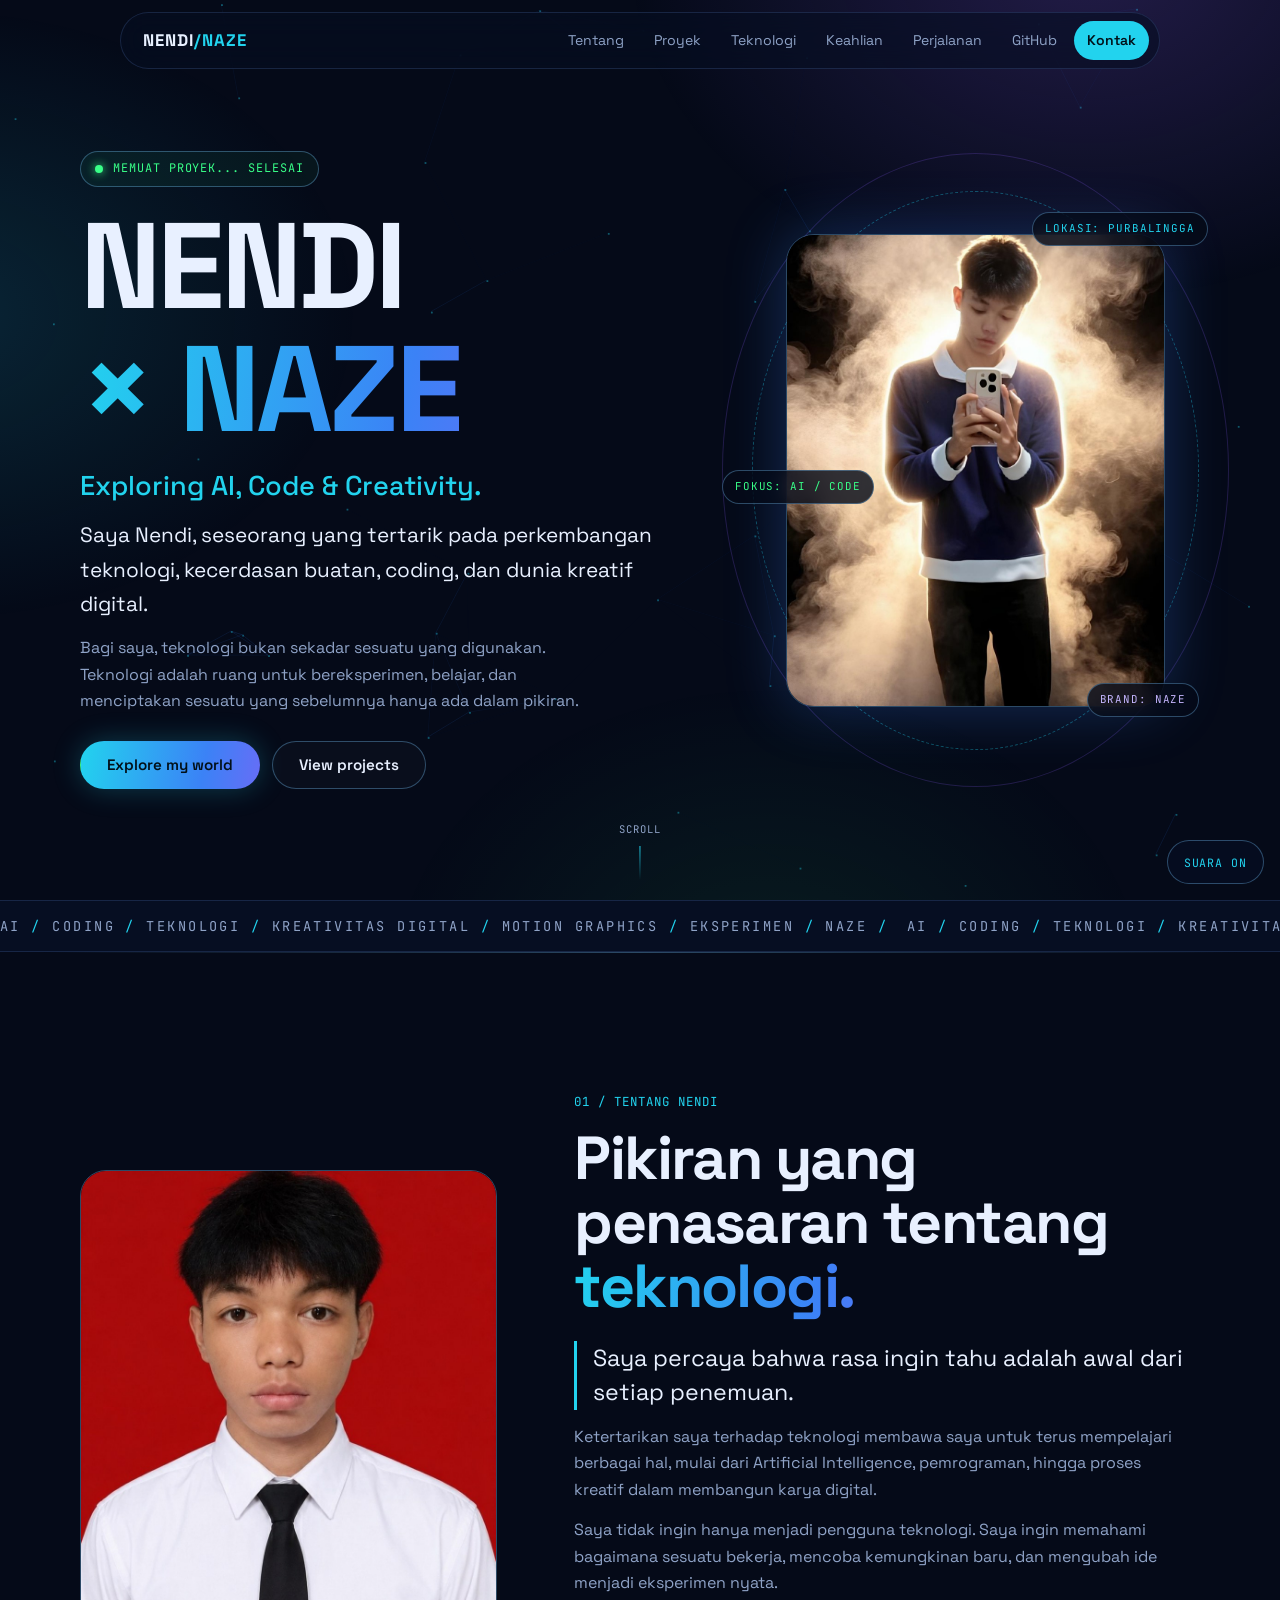
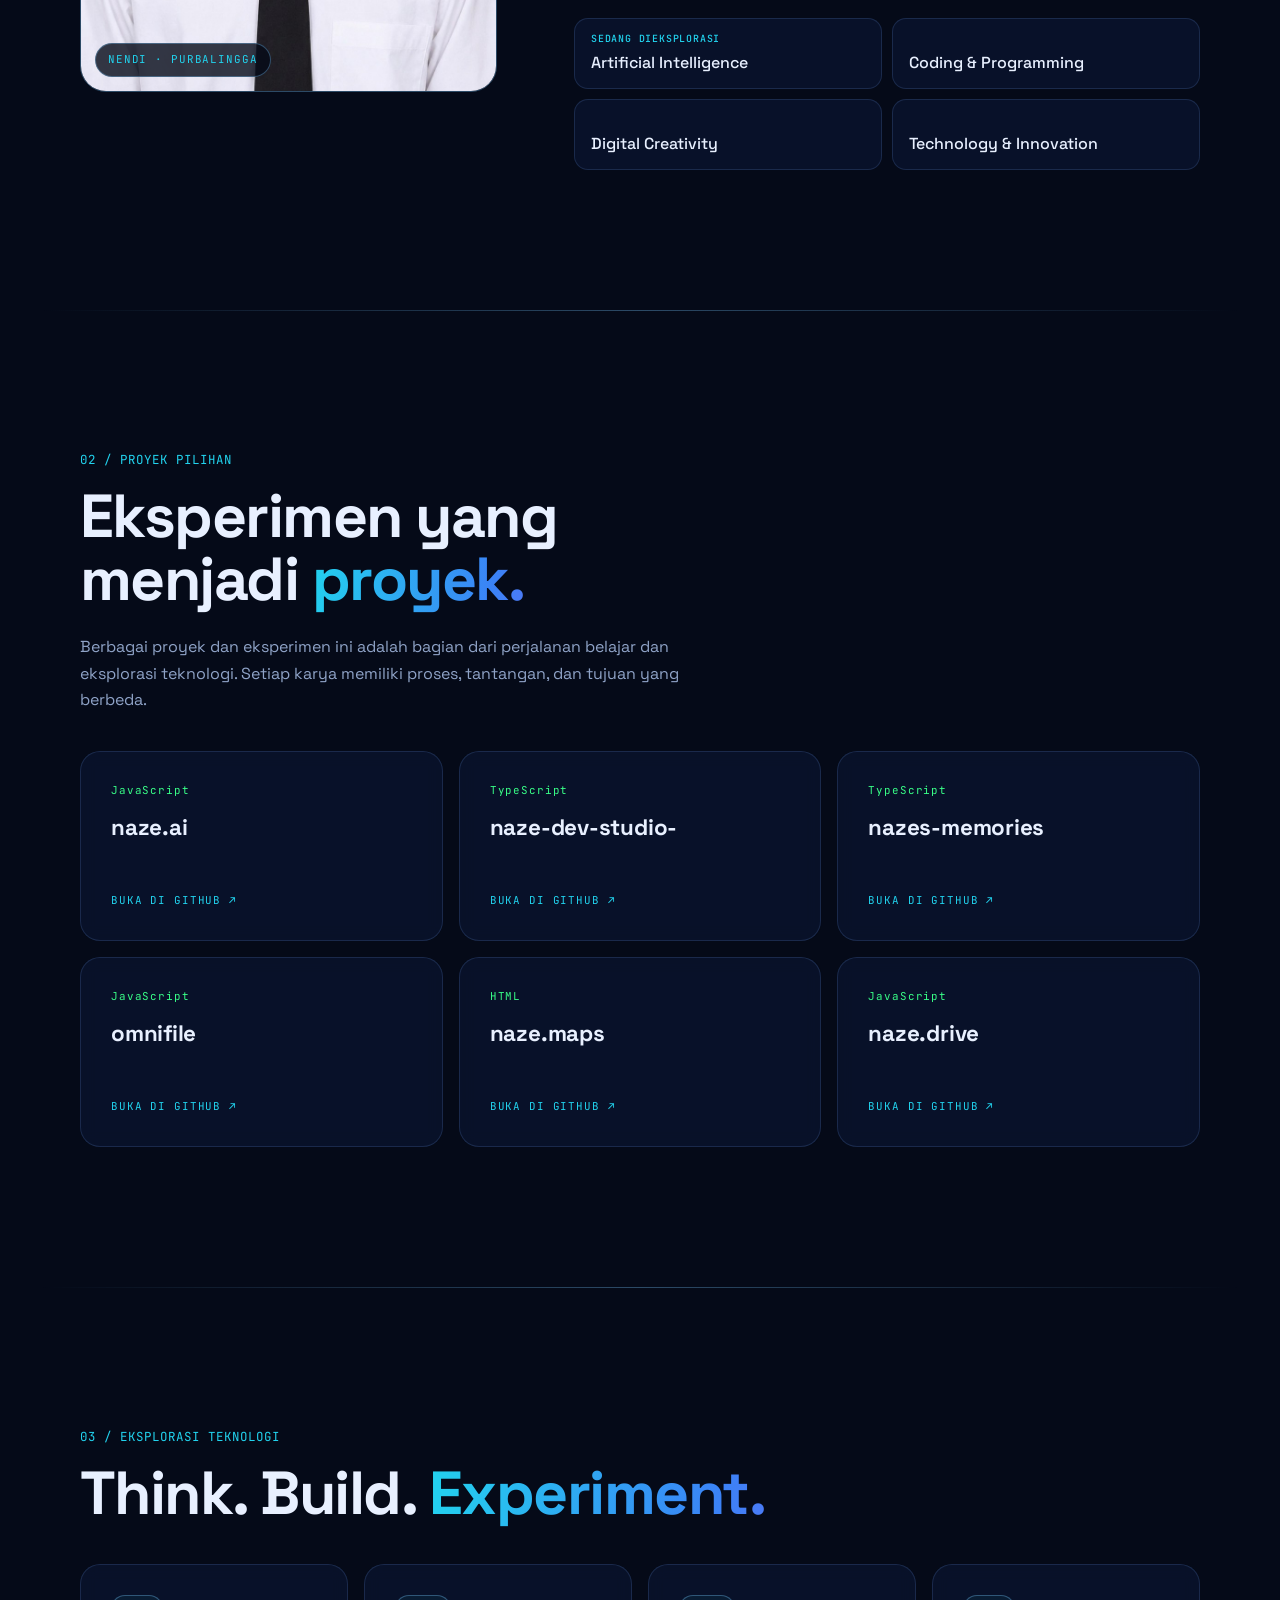
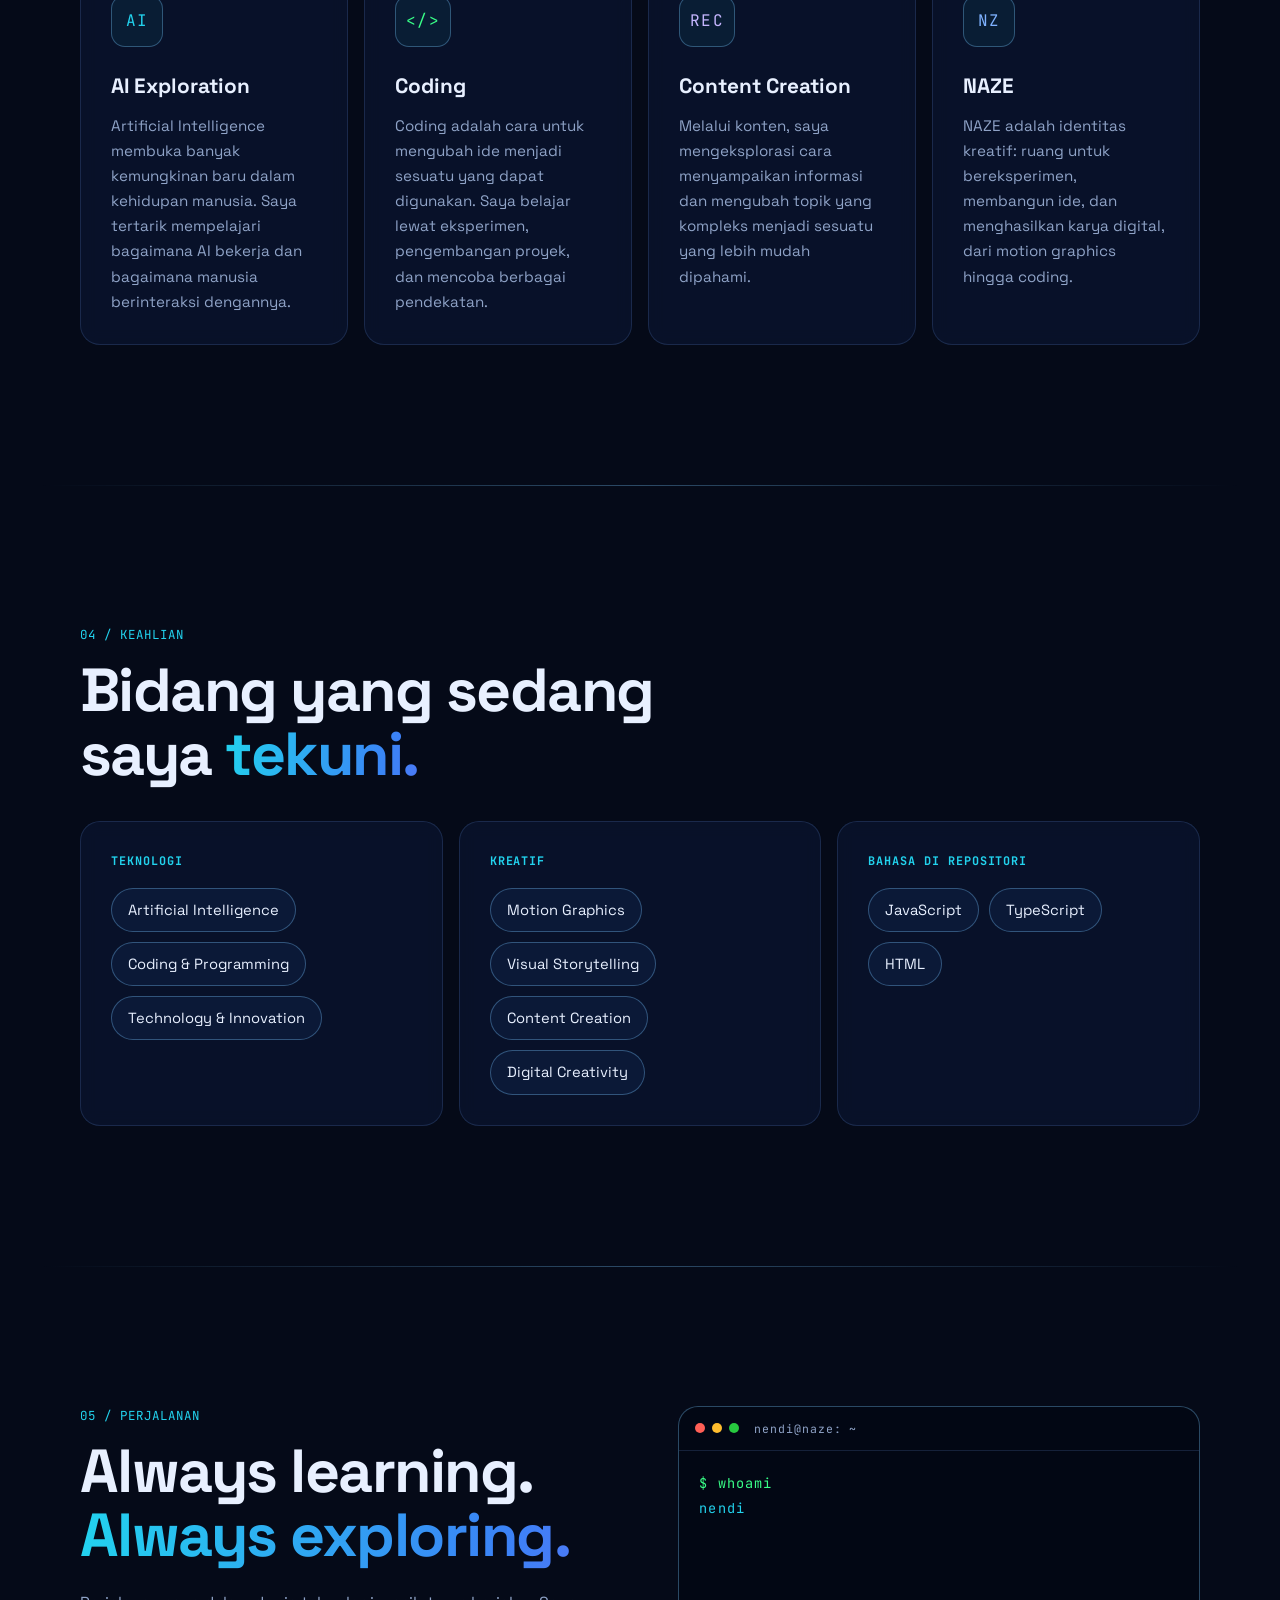
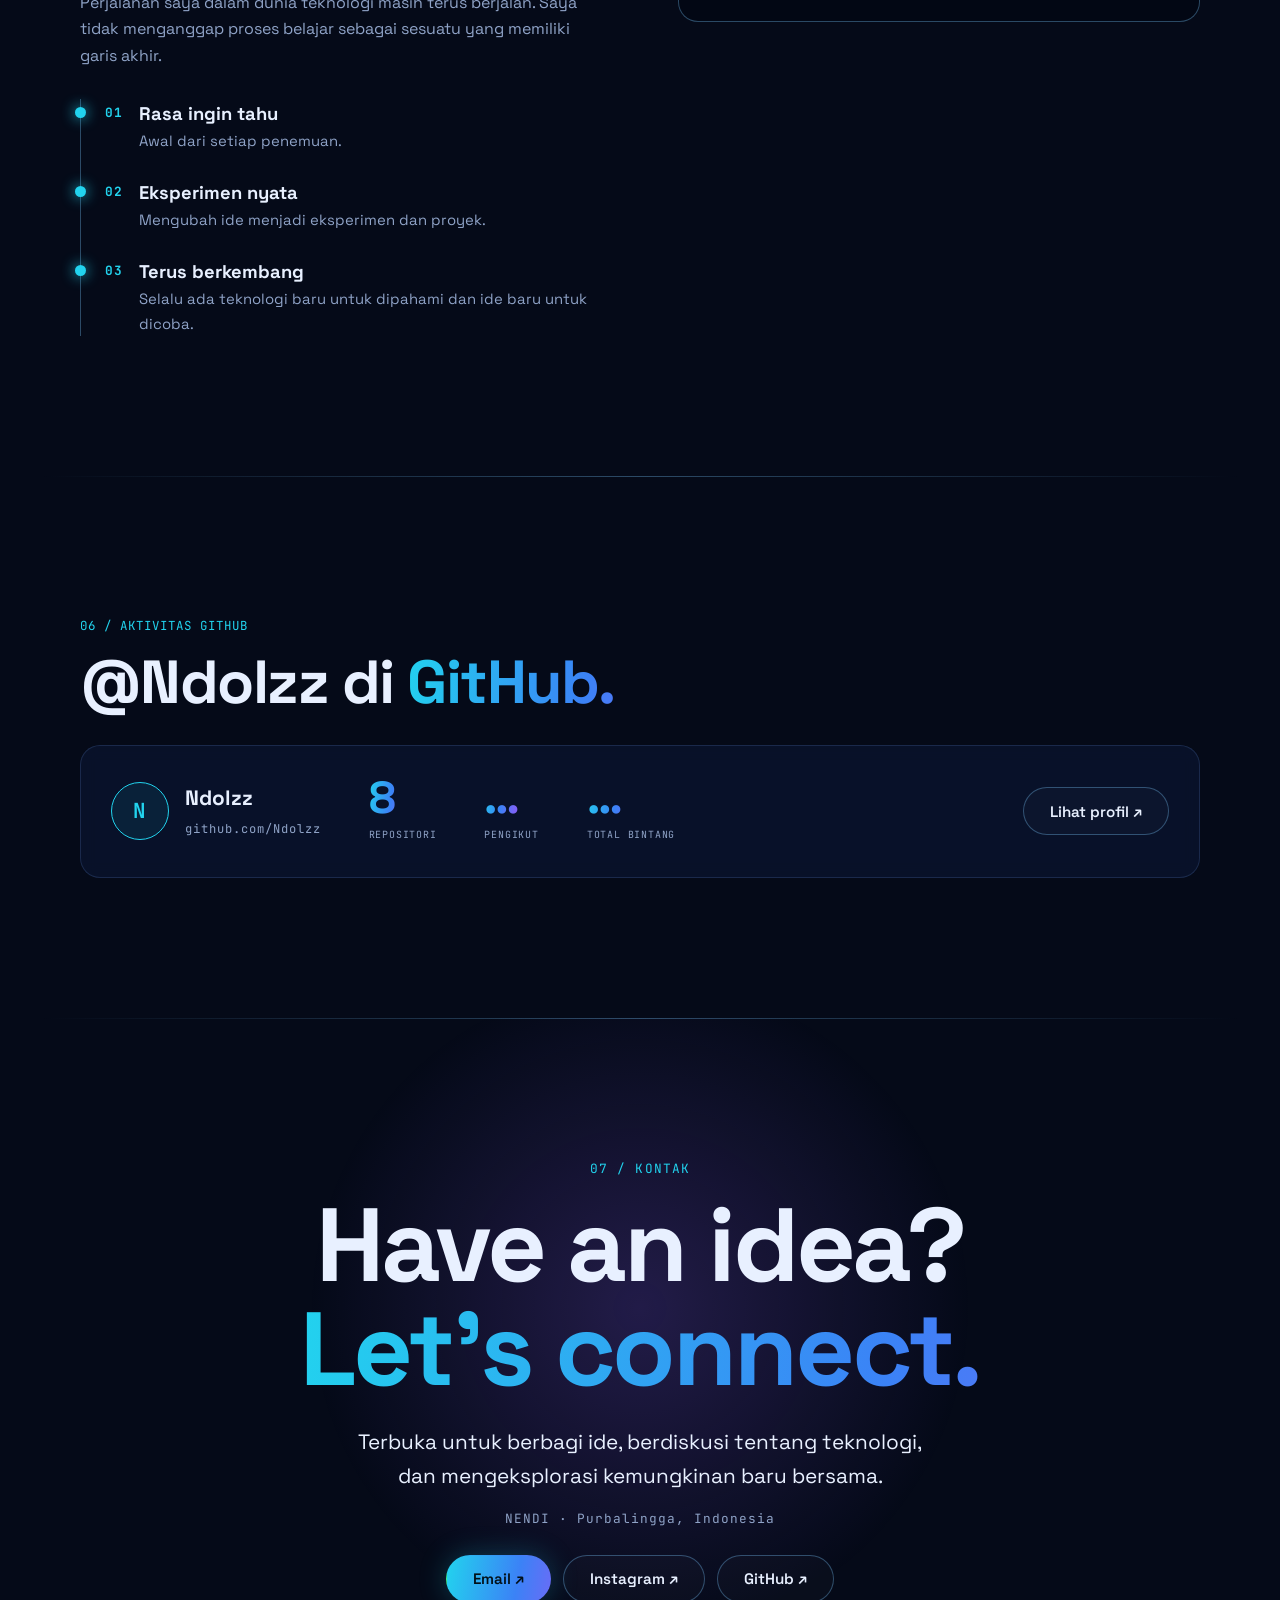
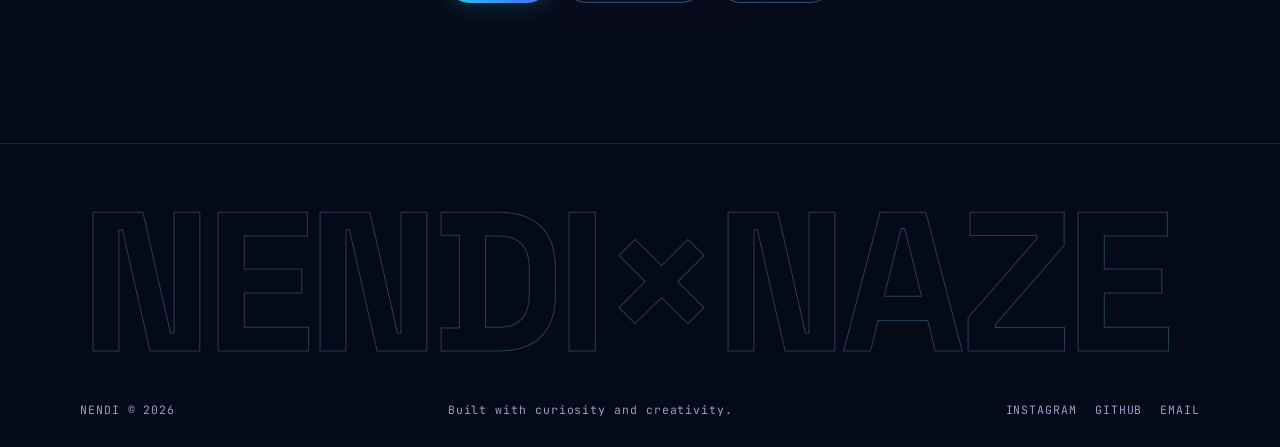
<file: index.html>
<!DOCTYPE html>
<html lang="id">
<head>
<meta charset="UTF-8">
<meta name="viewport" content="width=device-width, initial-scale=1.0">
<title>Nendi | AI, Coding &amp; Digital Creativity — Purbalingga</title>
<meta name="description" content="Kenali Nendi, kreator dari Purbalingga yang tertarik pada AI, coding, teknologi, dan kreativitas digital. Jelajahi eksperimen, proyek, dan karya melalui NAZE.">
<meta name="robots" content="index, follow, max-image-preview:large">
<meta name="theme-color" content="#050a18">
<link rel="canonical" href="https://nazeportfolio.my.id/">
<link rel="icon" type="image/svg+xml" href="favicon.svg">
<meta property="og:site_name" content="NENDI">
<meta property="og:type" content="website">
<meta property="og:url" content="https://nazeportfolio.my.id/">
<meta property="og:title" content="NENDI — Exploring AI, Code &amp; Creativity">
<meta property="og:description" content="Explore the world of AI, coding, technology, and digital creativity with Nendi.">
<meta property="og:image" content="https://nazeportfolio.my.id/hero-photo.jpg">
<meta property="og:locale" content="id_ID">
<meta name="twitter:card" content="summary_large_image">
<meta name="twitter:title" content="NENDI — Exploring AI, Code &amp; Creativity">
<meta name="twitter:description" content="AI, coding, technology, and digital creativity.">
<meta name="twitter:image" content="https://nazeportfolio.my.id/hero-photo.jpg">
<script type="application/ld+json">
{
  "@context": "https://schema.org",
  "@type": "Person",
  "name": "Nendi",
  "alternateName": ["Naze", "Ndolzz"],
  "url": "https://nazeportfolio.my.id/",
  "description": "Nendi adalah kreator dari Purbalingga yang tertarik pada Artificial Intelligence, coding, teknologi, dan kreativitas digital.",
  "address": {
    "@type": "PostalAddress",
    "addressLocality": "Purbalingga",
    "addressRegion": "Jawa Tengah",
    "addressCountry": "ID"
  },
  "knowsAbout": ["Artificial Intelligence", "Coding", "Programming", "Digital Creativity", "Technology", "Content Creation", "Motion Graphics"],
  "brand": {"@type": "Brand", "name": "NAZE"},
  "sameAs": ["https://github.com/Ndolzz", "https://www.instagram.com/vyncentation/"]
}
</script>
<link rel="preconnect" href="https://fonts.googleapis.com">
<link rel="preconnect" href="https://fonts.gstatic.com" crossorigin>
<link rel="preload" as="image" href="hero-photo.jpg" fetchpriority="high">
<link href="https://fonts.googleapis.com/css2?family=JetBrains+Mono:wght@400;500;600&family=Space+Grotesk:wght@400;500;600;700&display=swap" rel="stylesheet">
<link rel="stylesheet" href="css/style.css">
<script>document.documentElement.classList.add('js');</script>
</head>
<body>
<a class="skip" href="#main">Lewati ke konten</a>
<canvas id="net" aria-hidden="true"></canvas>
<div class="bg-glow" aria-hidden="true"></div>
<div class="progress" id="progress" aria-hidden="true"></div>

<!-- 1. NAVIGASI -->
<header class="nav" id="nav">
  <a class="logo" href="#top" aria-label="Nendi / Naze, ke atas">NENDI<span>/NAZE</span></a>
  <nav class="links" id="links" aria-label="Navigasi utama">
    <a href="#about">Tentang</a><a href="#projects">Proyek</a><a href="#tech">Teknologi</a>
    <a href="#skills">Keahlian</a><a href="#journey">Perjalanan</a><a href="#github">GitHub</a>
    <a class="cta" href="#contact">Kontak</a>
  </nav>
  <button class="burger" id="burger" aria-label="Buka menu" aria-expanded="false" aria-controls="links"><i></i><i></i></button>
</header>

<main id="main">
<!-- 2. HERO -->
<section class="hero" id="top">
  <div class="wrap hero-grid">
    <div class="hero-copy">
      <p class="status mono"><span class="dot"></span><span id="heroTerm">SISTEM ONLINE</span></p>
      <h1 class="h-hero">
        <span class="ln"><span>NENDI</span></span>
        <span class="ln"><span class="grad">× NAZE</span></span>
        <span class="sub-h">Exploring AI, Code &amp; Creativity.</span>
      </h1>
      <p class="lead">Saya Nendi, seseorang yang tertarik pada perkembangan teknologi, kecerdasan buatan, coding, dan dunia kreatif digital.</p>
      <p class="muted">Bagi saya, teknologi bukan sekadar sesuatu yang digunakan. Teknologi adalah ruang untuk bereksperimen, belajar, dan menciptakan sesuatu yang sebelumnya hanya ada dalam pikiran.</p>
      <div class="btns">
        <a href="#about" class="btn primary">Explore my world</a>
        <a href="#projects" class="btn ghost">View projects</a>
      </div>
    </div>
    <div class="hero-visual">
      <div class="hud">
        <i class="ring r1"></i><i class="ring r2"></i>
        <div class="photo tilt"><img src="hero-photo.jpg" alt="Foto Nendi, kreator dari Purbalingga" width="760" height="950" fetchpriority="high"><b class="scan"></b></div>
        <span class="tag mono t1">LOKASI: PURBALINGGA</span>
        <span class="tag mono t2">FOKUS: AI / CODE</span>
        <span class="tag mono t3">BRAND: NAZE</span>
      </div>
    </div>
  </div>
  <a class="scroll-cue mono" href="#about" aria-label="Gulir ke bawah">SCROLL</a>
</section>

<div class="ticker" aria-hidden="true"><div class="track"><span>AI <i>/</i> CODING <i>/</i> TEKNOLOGI <i>/</i> KREATIVITAS DIGITAL <i>/</i> MOTION GRAPHICS <i>/</i> EKSPERIMEN <i>/</i> NAZE <i>/</i> </span><span>AI <i>/</i> CODING <i>/</i> TEKNOLOGI <i>/</i> KREATIVITAS DIGITAL <i>/</i> MOTION GRAPHICS <i>/</i> EKSPERIMEN <i>/</i> NAZE <i>/</i> </span></div></div>

<!-- 3. TENTANG NENDI -->
<section class="sec" id="about">
  <div class="wrap about-grid">
    <figure class="about-photo rv tilt">
      <img src="formal-photo.jpg" alt="Foto Nendi" width="640" height="800" loading="lazy">
      <figcaption class="mono">NENDI · PURBALINGGA</figcaption>
    </figure>
    <div>
      <p class="eyebrow mono rv">01 / TENTANG NENDI</p>
      <h2 class="h2 rv">Pikiran yang penasaran tentang <span class="grad">teknologi.</span></h2>
      <div class="copy rv">
        <p class="big">Saya percaya bahwa rasa ingin tahu adalah awal dari setiap penemuan.</p>
        <p>Ketertarikan saya terhadap teknologi membawa saya untuk terus mempelajari berbagai hal, mulai dari Artificial Intelligence, pemrograman, hingga proses kreatif dalam membangun karya digital.</p>
        <p>Saya tidak ingin hanya menjadi pengguna teknologi. Saya ingin memahami bagaimana sesuatu bekerja, mencoba kemungkinan baru, dan mengubah ide menjadi eksperimen nyata.</p>
      </div>
      <ul class="facts rv">
        <li><span class="mono">SEDANG DIEKSPLORASI</span>Artificial Intelligence</li>
        <li><span class="mono">&nbsp;</span>Coding &amp; Programming</li>
        <li><span class="mono">&nbsp;</span>Digital Creativity</li>
        <li><span class="mono">&nbsp;</span>Technology &amp; Innovation</li>
      </ul>
    </div>
  </div>
</section>

<!-- 4. PROYEK PILIHAN -->
<section class="sec" id="projects">
  <div class="wrap">
    <p class="eyebrow mono rv">02 / PROYEK PILIHAN</p>
    <h2 class="h2 rv">Eksperimen yang menjadi <span class="grad">proyek.</span></h2>
    <p class="muted rv narrow">Berbagai proyek dan eksperimen ini adalah bagian dari perjalanan belajar dan eksplorasi teknologi. Setiap karya memiliki proses, tantangan, dan tujuan yang berbeda.</p>
    <div class="proj-grid" id="projGrid">
      <a class="card proj rv spot" href="https://github.com/Ndolzz/naze.ai" target="_blank" rel="noopener"><span class="mono lang">JavaScript</span><h3>naze.ai</h3><p class="muted desc"></p><span class="open mono">BUKA DI GITHUB ↗</span></a>
      <a class="card proj rv spot" href="https://github.com/Ndolzz/naze-dev-studio-" target="_blank" rel="noopener"><span class="mono lang">TypeScript</span><h3>naze-dev-studio-</h3><p class="muted desc"></p><span class="open mono">BUKA DI GITHUB ↗</span></a>
      <a class="card proj rv spot" href="https://github.com/Ndolzz/nazes-memories" target="_blank" rel="noopener"><span class="mono lang">TypeScript</span><h3>nazes-memories</h3><p class="muted desc"></p><span class="open mono">BUKA DI GITHUB ↗</span></a>
      <a class="card proj rv spot" href="https://github.com/Ndolzz/omnifile" target="_blank" rel="noopener"><span class="mono lang">JavaScript</span><h3>omnifile</h3><p class="muted desc"></p><span class="open mono">BUKA DI GITHUB ↗</span></a>
      <a class="card proj rv spot" href="https://github.com/Ndolzz/naze.maps" target="_blank" rel="noopener"><span class="mono lang">HTML</span><h3>naze.maps</h3><p class="muted desc"></p><span class="open mono">BUKA DI GITHUB ↗</span></a>
      <a class="card proj rv spot" href="https://github.com/Ndolzz/naze.drive" target="_blank" rel="noopener"><span class="mono lang">JavaScript</span><h3>naze.drive</h3><p class="muted desc"></p><span class="open mono">BUKA DI GITHUB ↗</span></a>
    </div>
  </div>
</section>

<!-- 5. EKSPLORASI TEKNOLOGI -->
<section class="sec" id="tech">
  <div class="wrap">
    <p class="eyebrow mono rv">03 / EKSPLORASI TEKNOLOGI</p>
    <h2 class="h2 rv">Think. Build. <span class="grad">Experiment.</span></h2>
    <div class="tech-row">
      <article class="card tech rv spot"><span class="mono n">AI</span><h3>AI Exploration</h3><p>Artificial Intelligence membuka banyak kemungkinan baru dalam kehidupan manusia. Saya tertarik mempelajari bagaimana AI bekerja dan bagaimana manusia berinteraksi dengannya.</p></article>
      <article class="card tech rv spot"><span class="mono n">&lt;/&gt;</span><h3>Coding</h3><p>Coding adalah cara untuk mengubah ide menjadi sesuatu yang dapat digunakan. Saya belajar lewat eksperimen, pengembangan proyek, dan mencoba berbagai pendekatan.</p></article>
      <article class="card tech rv spot"><span class="mono n">REC</span><h3>Content Creation</h3><p>Melalui konten, saya mengeksplorasi cara menyampaikan informasi dan mengubah topik yang kompleks menjadi sesuatu yang lebih mudah dipahami.</p></article>
      <article class="card tech rv spot"><span class="mono n">NZ</span><h3>NAZE</h3><p>NAZE adalah identitas kreatif: ruang untuk bereksperimen, membangun ide, dan menghasilkan karya digital, dari motion graphics hingga coding.</p></article>
    </div>
  </div>
</section>

<!-- 6. KEAHLIAN -->
<section class="sec" id="skills">
  <div class="wrap">
    <p class="eyebrow mono rv">04 / KEAHLIAN</p>
    <h2 class="h2 rv">Bidang yang sedang saya <span class="grad">tekuni.</span></h2>
    <div class="skill-grid">
      <div class="card rv"><h3 class="mono">TEKNOLOGI</h3><ul class="chips"><li>Artificial Intelligence</li><li>Coding &amp; Programming</li><li>Technology &amp; Innovation</li></ul></div>
      <div class="card rv"><h3 class="mono">KREATIF</h3><ul class="chips"><li>Motion Graphics</li><li>Visual Storytelling</li><li>Content Creation</li><li>Digital Creativity</li></ul></div>
      <div class="card rv"><h3 class="mono">BAHASA DI REPOSITORI</h3><ul class="chips"><li>JavaScript</li><li>TypeScript</li><li>HTML</li></ul></div>
    </div>
  </div>
</section>

<!-- 7. PERJALANAN -->
<section class="sec" id="journey">
  <div class="wrap journey-grid">
    <div>
      <p class="eyebrow mono rv">05 / PERJALANAN</p>
      <h2 class="h2 rv">Always learning. <span class="grad">Always exploring.</span></h2>
      <p class="muted rv">Perjalanan saya dalam dunia teknologi masih terus berjalan. Saya tidak menganggap proses belajar sebagai sesuatu yang memiliki garis akhir.</p>
      <ol class="steps">
        <li class="rv"><b class="mono">01</b><div><h3>Rasa ingin tahu</h3><p>Awal dari setiap penemuan.</p></div></li>
        <li class="rv"><b class="mono">02</b><div><h3>Eksperimen nyata</h3><p>Mengubah ide menjadi eksperimen dan proyek.</p></div></li>
        <li class="rv"><b class="mono">03</b><div><h3>Terus berkembang</h3><p>Selalu ada teknologi baru untuk dipahami dan ide baru untuk dicoba.</p></div></li>
      </ol>
    </div>
    <div class="term rv" aria-label="Terminal">
      <div class="term-bar"><i></i><i></i><i></i><span class="mono">nendi@naze: ~</span></div>
      <div class="term-body mono" id="termBody"></div>
    </div>
  </div>
</section>

<!-- 8. AKTIVITAS GITHUB -->
<section class="sec" id="github">
  <div class="wrap">
    <p class="eyebrow mono rv">06 / AKTIVITAS GITHUB</p>
    <h2 class="h2 rv">@Ndolzz di <span class="grad">GitHub.</span></h2>
    <div class="gh card rv">
      <div class="gh-id"><span class="av mono">N</span><div><b>Ndolzz</b><span class="mono">github.com/Ndolzz</span></div></div>
      <div class="stats">
        <div><b id="statRepos" data-fallback="8">8</b><span class="mono">REPOSITORI</span></div>
        <div><b id="statFollowers">…</b><span class="mono">PENGIKUT</span></div>
        <div><b id="statStars">…</b><span class="mono">TOTAL BINTANG</span></div>
      </div>
      <a class="btn ghost" href="https://github.com/Ndolzz" target="_blank" rel="noopener">Lihat profil ↗</a>
    </div>
  </div>
</section>

<!-- 9. KONTAK -->
<section class="sec contact" id="contact">
  <div class="wrap">
    <p class="eyebrow mono rv">07 / KONTAK</p>
    <h2 class="h-xl rv">Have an idea?<br><span class="grad">Let's connect.</span></h2>
    <p class="lead rv">Terbuka untuk berbagi ide, berdiskusi tentang teknologi, dan mengeksplorasi kemungkinan baru bersama.</p>
    <p class="mono muted rv">NENDI · Purbalingga, Indonesia</p>
    <div class="btns rv">
      <a class="btn primary" href="mailto:nueexoly@gmail.com">Email ↗</a>
      <a class="btn ghost" href="https://www.instagram.com/vyncentation/" target="_blank" rel="noopener">Instagram ↗</a>
      <a class="btn ghost" href="https://github.com/Ndolzz" target="_blank" rel="noopener">GitHub ↗</a>
    </div>
  </div>
</section>
</main>

<!-- 10. FOOTER -->
<footer class="foot">
  <div class="wrap">
    <p class="foot-big" aria-hidden="true">NENDI×NAZE</p>
    <div class="foot-row mono">
      <span>NENDI © 2026</span><span>Built with curiosity and creativity.</span>
      <span class="soc"><a href="https://www.instagram.com/vyncentation/" target="_blank" rel="noopener">INSTAGRAM</a><a href="https://github.com/Ndolzz" target="_blank" rel="noopener">GITHUB</a><a href="mailto:nueexoly@gmail.com">EMAIL</a></span>
    </div>
  </div>
</footer>

<script src="js/main.js" defer></script>
<script src="js/sound.js" defer></script>
</body>
</html>
</file>
<file: css/style.css>
/* NAZE Portfolio — Futuristic Tech. Satu stylesheet, tanpa framework. */
:root{
  --bg:#050a18; --bg2:#08122a; --card:rgba(12,24,52,.62); --line:rgba(120,170,255,.16); --line2:rgba(120,200,255,.34);
  --ink:#e8f0ff; --muted:#8fa3c7; --cyan:#22d3ee; --blue:#3b82f6; --green:#39ff88; --purple:#8b5cf6;
  --grad:linear-gradient(100deg,var(--cyan),var(--blue) 35%,var(--purple) 65%,var(--green));
  --f:'Space Grotesk',system-ui,-apple-system,'Segoe UI',sans-serif; --m:'JetBrains Mono',ui-monospace,Menlo,monospace;
  --pad:clamp(20px,5vw,40px); --r:20px;
}
*{box-sizing:border-box;margin:0;padding:0}
html{overflow-x:clip;scroll-behavior:smooth;scroll-padding-top:84px;-webkit-text-size-adjust:100%}
body{background:var(--bg);color:var(--ink);font-family:var(--f);line-height:1.65;overflow-x:hidden;-webkit-font-smoothing:antialiased}
img{display:block;max-width:100%;height:auto}
a{color:inherit;text-decoration:none}
ul,ol{list-style:none}
.mono{font-family:var(--m);letter-spacing:.08em}
.muted{color:var(--muted)}
.wrap{width:100%;max-width:1200px;margin-inline:auto;padding-inline:var(--pad)}
.skip{position:absolute;left:-999px;top:8px;background:var(--cyan);color:#001;padding:8px 14px;border-radius:8px;z-index:999}
.skip:focus{left:8px}
:focus-visible{outline:2px solid var(--cyan);outline-offset:3px;border-radius:6px}
::selection{background:var(--cyan);color:#001}

/* latar */
#net{position:fixed;inset:0;width:100%;height:100%;z-index:0;pointer-events:none;opacity:.55}
.bg-glow{position:fixed;inset:0;z-index:0;pointer-events:none;
  background:radial-gradient(60vmax 45vmax at 85% -5%,rgba(139,92,246,.22),transparent 60%),radial-gradient(55vmax 40vmax at -5% 35%,rgba(34,211,238,.14),transparent 60%),radial-gradient(50vmax 40vmax at 60% 110%,rgba(57,255,136,.08),transparent 60%)}
main,.foot{position:relative;z-index:2}
.progress{position:fixed;top:0;left:0;height:3px;width:100%;z-index:300;background:var(--grad);transform:scaleX(0);transform-origin:left;pointer-events:none}

/* 1. navigasi */
.nav{position:fixed;top:12px;left:50%;transform:translateX(-50%);z-index:200;width:min(1040px,calc(100% - 24px));display:flex;align-items:center;justify-content:space-between;
  padding:8px 10px 8px 22px;border:1px solid var(--line);border-radius:999px;background:rgba(6,14,34,.6);backdrop-filter:blur(14px);-webkit-backdrop-filter:blur(14px);transition:border-color .3s,background .3s}
.nav.on{border-color:var(--line2);background:rgba(6,14,34,.85)}
.logo{font-weight:700;letter-spacing:.06em;font-size:1.05rem}.logo span{color:var(--cyan)}
.links{display:flex;align-items:center;gap:4px}
.links a{padding:8px 13px;border-radius:999px;font-size:.88rem;color:var(--muted);transition:color .2s,background .2s}
.links a:hover,.links a.act{color:var(--ink);background:rgba(120,170,255,.1)}
.links a.cta{background:var(--cyan);color:#021018;font-weight:600}
.links a.cta:hover{background:var(--green)}
.burger{display:none;width:44px;height:44px;border-radius:50%;border:1px solid var(--line2);background:transparent;position:relative;cursor:pointer}
.burger i{position:absolute;left:12px;right:12px;height:2px;background:var(--ink);transition:transform .3s,top .3s}
.burger i:nth-child(1){top:17px}.burger i:nth-child(2){top:25px}
.burger[aria-expanded=true] i:nth-child(1){top:21px;transform:rotate(45deg)}
.burger[aria-expanded=true] i:nth-child(2){top:21px;transform:rotate(-45deg)}

/* tipografi */
.h-hero{font-weight:700;line-height:.95;letter-spacing:-.03em;font-size:clamp(3.3rem,13vw,7.6rem)}
.h-hero .ln{display:block;overflow:hidden;padding-bottom:.06em}
.h-hero .ln>span{display:inline-block}
.sub-h{display:block;margin-top:18px;font-size:clamp(1.05rem,3.4vw,1.7rem);font-weight:500;letter-spacing:0;color:var(--cyan)}
.h2{font-size:clamp(2rem,5.4vw,3.8rem);line-height:1.05;letter-spacing:-.025em;font-weight:700;margin-bottom:22px;max-width:18ch}
.h-xl{font-size:clamp(2.6rem,9vw,6.5rem);line-height:1;letter-spacing:-.03em;font-weight:700;margin-bottom:24px}
.grad{background:var(--grad) 0 0/250% 100%;-webkit-background-clip:text;background-clip:text;color:transparent;animation:flow 8s linear infinite}
@keyframes flow{to{background-position:250% 0}}
.eyebrow{color:var(--cyan);font-size:.78rem;margin-bottom:14px}
.lead{font-size:clamp(1.05rem,2.4vw,1.3rem);margin:20px 0 14px;max-width:46ch}
.contact .lead{margin-top:0}
.narrow{max-width:60ch}
.sec{padding:clamp(72px,11vw,140px) 0;position:relative}
.sec::before{content:'';position:absolute;left:var(--pad);right:var(--pad);top:0;height:1px;background:linear-gradient(90deg,transparent,var(--line2),transparent)}

/* tombol & kartu */
.btns{display:flex;flex-wrap:wrap;gap:12px;margin-top:26px}
.btn{display:inline-flex;align-items:center;justify-content:center;min-height:48px;padding:0 26px;border-radius:999px;font-weight:600;font-size:.95rem;border:1px solid transparent;transition:transform .25s,box-shadow .25s,background .25s,border-color .25s}
.btn.primary{background:var(--grad);background-size:200% 100%;color:#021018;box-shadow:0 0 28px rgba(34,211,238,.25)}
.btn.primary:hover{transform:translateY(-2px);background-position:100% 0;box-shadow:0 0 38px rgba(57,255,136,.35)}
.btn.ghost{border-color:var(--line2);color:var(--ink);background:rgba(255,255,255,.02)}
.btn.ghost:hover{border-color:var(--cyan);color:var(--cyan);transform:translateY(-2px)}
.card{position:relative;border:1px solid var(--line);border-radius:var(--r);background:var(--card);backdrop-filter:blur(8px);-webkit-backdrop-filter:blur(8px);padding:clamp(20px,3vw,30px);overflow:hidden;transition:border-color .3s,transform .3s}
.spot::after{content:'';position:absolute;inset:0;pointer-events:none;opacity:0;transition:opacity .3s;background:radial-gradient(320px circle at var(--mx,50%) var(--my,50%),rgba(34,211,238,.16),transparent 70%)}
.spot:hover{border-color:var(--line2)}.spot:hover::after{opacity:1}

/* 2. hero */
.hero{overflow-x:clip;min-height:100svh;display:flex;align-items:center;padding:110px 0 70px;position:relative}
.hero-grid{display:grid;grid-template-columns:1.15fr .85fr;gap:clamp(24px,5vw,72px);align-items:center}
.status{display:inline-flex;align-items:center;gap:10px;font-size:.74rem;color:var(--green);border:1px solid var(--line2);padding:7px 14px;border-radius:999px;margin-bottom:22px;background:rgba(57,255,136,.05)}
.dot{width:8px;height:8px;border-radius:50%;background:var(--green);box-shadow:0 0 10px var(--green);animation:pulse 2s infinite}
@keyframes pulse{50%{opacity:.35}}
.hero-copy .muted{max-width:52ch}
.hud{position:relative;width:min(100%,430px);margin-inline:auto;aspect-ratio:4/5}
.photo{position:absolute;inset:6%;border-radius:28px;overflow:hidden;border:1px solid var(--line2);box-shadow:0 0 60px rgba(59,130,246,.3);transition:transform .2s}
.photo img{width:100%;height:100%;object-fit:cover}
.scan{position:absolute;left:0;right:0;height:35%;top:-35%;background:linear-gradient(transparent,rgba(34,211,238,.18),transparent);animation:scan 5s linear infinite}
@keyframes scan{to{top:105%}}
.ring{position:absolute;inset:-2%;border-radius:50%;border:1px dashed rgba(34,211,238,.35);animation:spin 40s linear infinite}
.ring.r2{inset:-9%;border-style:solid;border-color:rgba(139,92,246,.22);animation-duration:70s;animation-direction:reverse}
@keyframes spin{to{transform:rotate(360deg)}}
.tag{position:absolute;font-size:.68rem;padding:7px 12px;border-radius:999px;background:rgba(5,10,24,.82);border:1px solid var(--line2);color:var(--cyan);backdrop-filter:blur(8px);white-space:nowrap;animation:bob 6s ease-in-out infinite}
.t1{top:2%;right:-4%}.t2{top:50%;left:-9%;animation-delay:-2s;color:var(--green)}.t3{bottom:4%;right:-2%;animation-delay:-4s;color:#c4b5fd}
@keyframes bob{50%{transform:translateY(-8px)}}
.scroll-cue{position:absolute;left:50%;bottom:20px;transform:translateX(-50%);font-size:.66rem;color:var(--muted);display:flex;flex-direction:column;align-items:center;gap:8px}
.scroll-cue::after{content:'';width:1px;height:34px;background:linear-gradient(var(--cyan),transparent);animation:drop 2s infinite}
@keyframes drop{0%{transform:scaleY(0);transform-origin:top}50%{transform:scaleY(1);transform-origin:top}51%{transform-origin:bottom}100%{transform:scaleY(0);transform-origin:bottom}}

/* ticker */
.ticker{position:relative;z-index:2;overflow:hidden;border-block:1px solid var(--line);background:rgba(8,18,42,.6);padding:14px 0}
.track{display:flex;width:max-content;animation:tick 40s linear infinite}
.track span{font-family:var(--m);font-size:.85rem;letter-spacing:.18em;color:var(--muted);white-space:pre;padding-right:1ch}
.track i{color:var(--cyan);font-style:normal}
@keyframes tick{to{transform:translateX(-50%)}}

/* 3. tentang */
.about-grid{display:grid;grid-template-columns:.8fr 1.2fr;gap:clamp(28px,6vw,80px);align-items:center}
.about-photo{position:relative;border-radius:26px;overflow:hidden;border:1px solid var(--line2);aspect-ratio:4/5;transition:transform .2s}
.about-photo img{width:100%;height:100%;object-fit:cover}
.about-photo figcaption{position:absolute;left:14px;bottom:14px;font-size:.68rem;padding:7px 12px;border-radius:999px;background:rgba(5,10,24,.8);border:1px solid var(--line2);color:var(--cyan)}
.copy p{color:var(--muted);margin-bottom:14px;max-width:60ch}
.copy .big{font-size:clamp(1.15rem,2.2vw,1.45rem);color:var(--ink);line-height:1.5;border-left:3px solid var(--cyan);padding-left:16px}
.facts{display:grid;grid-template-columns:repeat(2,1fr);gap:10px;margin-top:22px}
.facts li{border:1px solid var(--line);border-radius:14px;padding:12px 16px;background:var(--card);font-weight:500}
.facts span{display:block;font-size:.62rem;color:var(--cyan);min-height:1em;margin-bottom:2px}

/* 4. proyek */
.proj-grid{display:grid;grid-template-columns:repeat(3,1fr);gap:16px;margin-top:38px}
.proj{display:flex;flex-direction:column;gap:10px;min-height:190px}
.proj:hover{transform:translateY(-4px)}
.lang{font-size:.68rem;color:var(--green)}
.proj h3{font-size:1.4rem;letter-spacing:-.01em;word-break:break-word}
.desc:empty{display:none}.desc{font-size:.92rem}
.open{margin-top:auto;font-size:.68rem;color:var(--cyan);padding-top:10px}
.proj .stars{color:var(--muted);font-size:.7rem}

/* 5. teknologi */
.tech-row{display:grid;grid-template-columns:repeat(4,1fr);gap:16px;margin-top:38px}
.tech{min-height:280px}
.tech .n{display:inline-grid;place-items:center;min-width:52px;height:52px;padding:0 10px;border-radius:14px;border:1px solid var(--line2);color:var(--cyan);margin-bottom:22px;background:rgba(34,211,238,.06)}
.tech:nth-child(2) .n{color:var(--green)}.tech:nth-child(3) .n{color:#c4b5fd}.tech:nth-child(4) .n{color:#7fb2ff}
.tech h3{font-size:1.3rem;margin-bottom:10px}
.tech p{color:var(--muted);font-size:.95rem}

/* 6. keahlian */
.skill-grid{display:grid;grid-template-columns:repeat(3,1fr);gap:16px;margin-top:34px}
.skill-grid h3{font-size:.74rem;color:var(--cyan);margin-bottom:16px}
.chips{display:flex;flex-wrap:wrap;gap:10px}
.chips li{padding:9px 16px;border-radius:999px;border:1px solid var(--line2);font-size:.92rem;background:rgba(59,130,246,.07);transition:background .25s,border-color .25s,transform .25s}
.chips li:hover{border-color:var(--green);background:rgba(57,255,136,.08);transform:translateY(-2px)}

/* 7. perjalanan */
.journey-grid{display:grid;grid-template-columns:1fr 1fr;gap:clamp(28px,6vw,80px);align-items:start}
.steps{margin-top:30px;border-left:1px solid var(--line2);padding-left:24px;display:grid;gap:24px}
.steps li{display:flex;gap:16px;position:relative}
.steps li::before{content:'';position:absolute;left:-30px;top:8px;width:11px;height:11px;border-radius:50%;background:var(--cyan);box-shadow:0 0 14px var(--cyan)}
.steps b{color:var(--cyan);font-size:.8rem;padding-top:3px}
.steps h3{font-size:1.15rem}.steps p{color:var(--muted);font-size:.93rem}
.term{border:1px solid var(--line2);border-radius:var(--r);background:rgba(3,8,20,.85);overflow:hidden;position:sticky;top:96px}
.term-bar{display:flex;align-items:center;gap:7px;padding:12px 16px;border-bottom:1px solid var(--line);font-size:.72rem;color:var(--muted)}
.term-bar i{width:10px;height:10px;border-radius:50%;background:#ff5f56}.term-bar i:nth-child(2){background:#ffbd2e}.term-bar i:nth-child(3){background:#27c93f}
.term-bar span{margin-left:8px}
.term-body{padding:20px;min-height:170px;font-size:.85rem;line-height:1.9}
.term-body .p{color:var(--green)}.term-body .o{color:var(--cyan)}
.caret{display:inline-block;width:8px;height:1em;background:var(--cyan);vertical-align:-2px;margin-left:2px;animation:blink 1s steps(1) infinite}
@keyframes blink{50%{opacity:0}}

/* 8. github */
.gh{display:grid;grid-template-columns:auto 1fr auto;gap:clamp(18px,4vw,48px);align-items:center;margin-top:30px}
.gh-id{display:flex;align-items:center;gap:16px}
.gh-id b{display:block;font-size:1.3rem}.gh-id span:not(.av){font-size:.76rem;color:var(--muted)}
.av{width:58px;height:58px;display:grid;place-items:center;border-radius:50%;border:1px solid var(--cyan);color:var(--cyan);font-size:1.3rem;font-weight:700;background:rgba(34,211,238,.08)}
.stats{display:flex;gap:clamp(18px,4vw,48px)}
.stats b{display:block;font-size:clamp(2rem,4vw,2.8rem);line-height:1;background:var(--grad);-webkit-background-clip:text;background-clip:text;color:transparent}
.stats span{font-size:.62rem;color:var(--muted)}

/* 9. kontak */
.contact{text-align:center;overflow:hidden}
.contact::after{content:'';position:absolute;left:50%;top:40%;width:80vmin;height:80vmin;transform:translate(-50%,-50%);background:radial-gradient(circle,rgba(139,92,246,.22),transparent 65%);pointer-events:none;z-index:-1}
.contact .lead{margin-inline:auto}.contact .btns{justify-content:center}.contact .mono{font-size:.8rem}

/* 10. footer */
.foot{padding:50px 0 28px;border-top:1px solid var(--line)}
.foot-big{font-weight:700;font-size:clamp(3rem,15.5vw,13rem);line-height:.9;letter-spacing:-.04em;white-space:nowrap;overflow:hidden;color:transparent;-webkit-text-stroke:1px rgba(120,200,255,.28);user-select:none;transition:color .4s}
.foot:hover .foot-big{color:rgba(34,211,238,.06)}
.foot-row{display:flex;flex-wrap:wrap;gap:12px 28px;justify-content:space-between;margin-top:28px;font-size:.72rem;color:var(--muted)}
.soc{display:flex;gap:18px}.soc a:hover{color:var(--cyan)}

/* tombol suara (sound.js) */
.sound-toggle{position:fixed;right:16px;bottom:16px;z-index:250;min-height:44px;padding:0 16px;border-radius:999px;border:1px solid var(--line2);background:rgba(6,14,34,.85);color:var(--cyan);font-size:.72rem;cursor:pointer;backdrop-filter:blur(10px)}
.sound-toggle:hover{border-color:var(--cyan)}.sound-toggle.is-off{color:var(--muted)}

/* animasi masuk (hanya jika JS aktif) */
.js .rv{opacity:0;transform:translateY(26px);transition:opacity .8s cubic-bezier(.2,.7,.2,1) var(--d,0s),transform .8s cubic-bezier(.2,.7,.2,1) var(--d,0s)}
.js .rv.in{opacity:1;transform:none}
.js .h-hero .ln>span{transform:translateY(110%);animation:rise 1s cubic-bezier(.2,.8,.2,1) forwards}
.js .h-hero .ln:nth-child(2)>span{animation-delay:.12s}
.js .sub-h,.js .hero-copy>*:not(.h-hero){opacity:0;animation:fade .9s ease forwards;animation-delay:.5s}
.js .hero-copy>.lead{animation-delay:.6s}.js .hero-copy>.muted{animation-delay:.7s}.js .hero-copy>.btns{animation-delay:.8s}
.js .hero-visual{opacity:0;animation:fade 1.1s ease .4s forwards}
@keyframes rise{to{transform:none}}
@keyframes fade{to{opacity:1}}

/* tablet */
@media (max-width:980px){
  .tech-row{grid-template-columns:repeat(2,1fr)}
  .proj-grid{grid-template-columns:repeat(2,1fr)}
  .journey-grid,.about-grid{grid-template-columns:1fr}
  .term{position:static}
  .about-photo{max-width:420px}
}
/* HP: tata letak berbeda */
@media (max-width:760px){
  .nav{padding-left:18px}
  .burger{display:block}
  .links{position:fixed;inset:76px 12px auto 12px;flex-direction:column;align-items:stretch;gap:2px;padding:12px;border:1px solid var(--line2);border-radius:24px;background:rgba(6,14,34,.96);backdrop-filter:blur(16px);opacity:0;transform:translateY(-10px) scale(.98);pointer-events:none;transition:opacity .25s,transform .25s}
  .links.open{opacity:1;transform:none;pointer-events:auto}
  .links a{padding:15px 16px;font-size:1.05rem;border-radius:14px}
  .links a.cta{text-align:center;margin-top:6px}
  .hero{padding:96px 0 64px;min-height:auto}
  .hero-grid{grid-template-columns:1fr;gap:34px}
  .hero-visual{order:-1}
  .hud{width:min(78%,300px)}
  .t1{right:-10%}.t2{left:-12%}.t3{right:-8%}
  .scroll-cue{display:none}
  .btn{flex:1 1 100%}
  .proj-grid{grid-template-columns:1fr;gap:12px}
  .proj{min-height:0}
  /* kartu teknologi jadi carousel geser */
  .tech-row{display:flex;overflow-x:auto;scroll-snap-type:x mandatory;gap:12px;margin-inline:calc(var(--pad)*-1);padding:6px var(--pad) 14px;scrollbar-width:none}
  .tech-row::-webkit-scrollbar{display:none}
  .tech{flex:0 0 82%;scroll-snap-align:center;min-height:0}
  .skill-grid{grid-template-columns:1fr}
  .facts{grid-template-columns:1fr}
  .gh{grid-template-columns:1fr}
  .stats{justify-content:space-between}
  .gh .btn{flex:none}
  .sound-toggle{bottom:12px;right:12px}
  #net{opacity:.4}
}
@media (prefers-reduced-motion:reduce){
  *,*::before,*::after{animation:none!important;transition:none!important}
  .js .rv,.js .hero-visual,.js .sub-h,.js .hero-copy>*{opacity:1!important;transform:none!important}
  .js .h-hero .ln>span{transform:none}
  html{scroll-behavior:auto}
}
</file>
